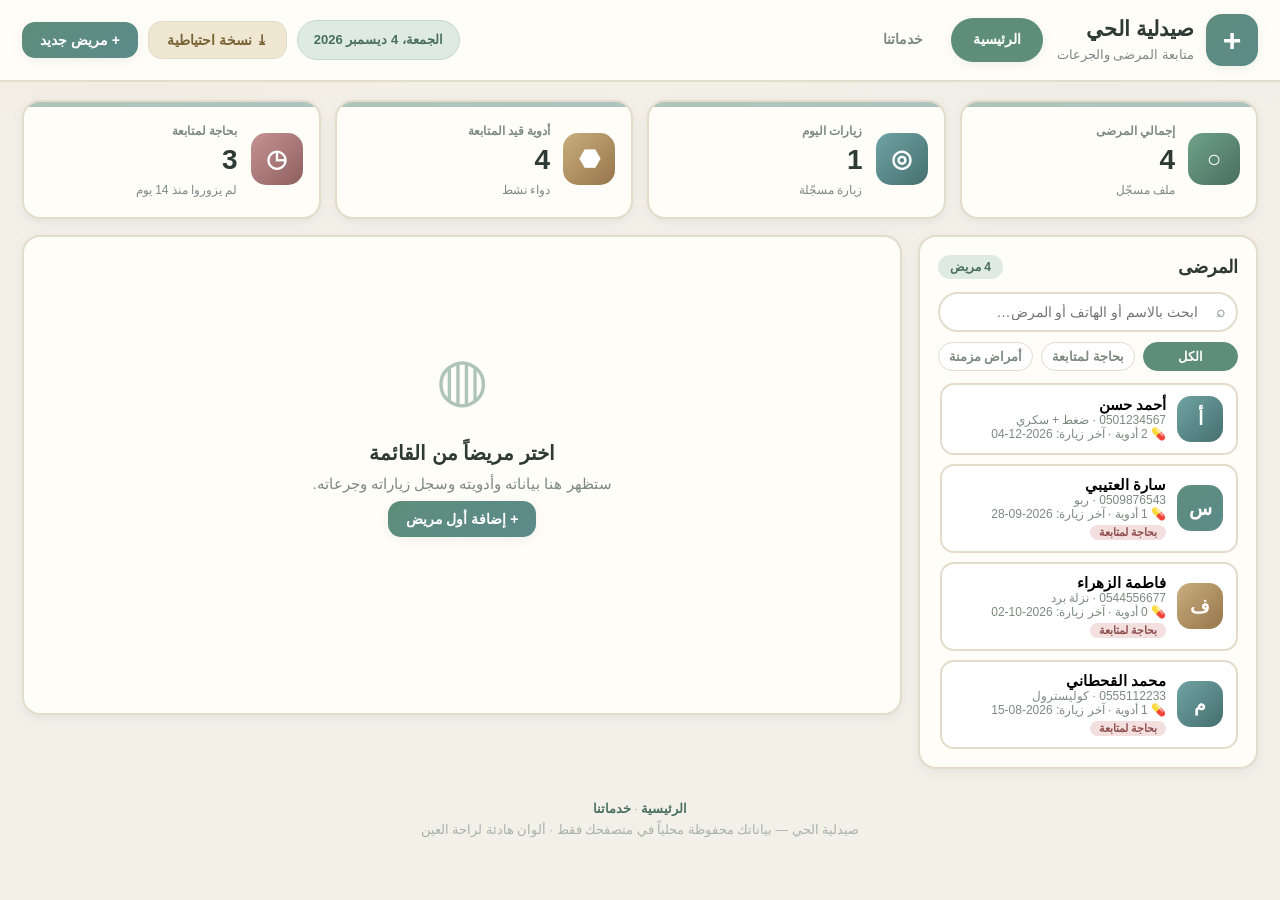
<file: index.html>
<!DOCTYPE html>
<html lang="ar" dir="rtl">
<head>
<meta charset="UTF-8">
<meta name="viewport" content="width=device-width, initial-scale=1.0">
<title>صيدلية الحي — متابعة المرضى</title>
<meta name="description" content="تطبيق بسيط لمتابعة مرضى صيدلية الحي وحالاتهم وجرعاتهم">
<link rel="manifest" href="manifest.webmanifest">
<meta name="theme-color" content="#5F8D7B">
<meta name="mobile-web-app-capable" content="yes">
<link rel="apple-touch-icon" href="icon-180.png">
<meta name="apple-mobile-web-app-capable" content="yes">
<meta name="apple-mobile-web-app-status-bar-style" content="default">
<meta name="apple-mobile-web-app-title" content="صيدلية الحي">
<link rel="stylesheet" href="styles.css">
<link rel="icon" href="data:image/svg+xml,<svg xmlns='http://www.w3.org/2000/svg' viewBox='0 0 100 100'><rect width='100' height='100' rx='24' fill='%235F8D7B'/><text x='50' y='70' font-size='52' text-anchor='middle' fill='white' font-family='Arial' font-weight='bold'>+</text></svg>">
</head>
<body>

<header class="topbar">
  <div class="brand">
    <div class="brand-mark">+</div>
    <div>
      <h1>صيدلية الحي</h1>
      <p>متابعة المرضى والجرعات</p>
    </div>
  </div>
  <nav class="nav-links">
    <a href="index.html" class="active">الرئيسية</a>
    <a href="services.html">خدماتنا</a>
  </nav>
  <div class="topbar-left">
    <span class="date-pill" id="today-label"></span>
    <button class="btn btn-soft" id="btn-export" title="نسخة احتياطية">⤓ نسخة احتياطية</button>
    <button class="btn btn-primary" id="btn-add-patient">+ مريض جديد</button>
  </div>
</header>

<section class="stats">
  <div class="stat">
    <div class="stat-ic green">○</div>
    <div><small>إجمالي المرضى</small><strong id="st-total">0</strong><span>ملف مسجّل</span></div>
  </div>
  <div class="stat">
    <div class="stat-ic teal">◎</div>
    <div><small>زيارات اليوم</small><strong id="st-today">0</strong><span>زيارة مسجّلة</span></div>
  </div>
  <div class="stat">
    <div class="stat-ic sand">⬣</div>
    <div><small>أدوية قيد المتابعة</small><strong id="st-meds">0</strong><span>دواء نشط</span></div>
  </div>
  <div class="stat">
    <div class="stat-ic rose">◷</div>
    <div><small>بحاجة لمتابعة</small><strong id="st-need">0</strong><span>لم يزوروا منذ 14 يوم</span></div>
  </div>
</section>

<main class="layout">
  <!-- قائمة المرضى -->
  <aside class="panel patients-panel">
    <div class="panel-head">
      <h2>المرضى</h2>
      <span class="count" id="patients-count"></span>
    </div>
    <div class="search-box">
      <span>⌕</span>
      <input id="search" type="search" placeholder="ابحث بالاسم أو الهاتف أو المرض…" autocomplete="off">
    </div>
    <div class="filter-row">
      <button class="chip active" data-filter="all">الكل</button>
      <button class="chip" data-filter="need">بحاجة لمتابعة</button>
      <button class="chip" data-filter="chronic">أمراض مزمنة</button>
    </div>
    <div id="patient-list" class="patient-list"></div>
  </aside>

  <!-- تفاصيل المريض -->
  <section class="panel detail-panel" id="detail">
    <div class="empty" id="empty-state">
      <div class="empty-ic">◍</div>
      <h3>اختر مريضاً من القائمة</h3>
      <p>ستظهر هنا بياناته وأدويته وسجل زياراته وجرعاته.</p>
      <button class="btn btn-primary" id="btn-add-first">+ إضافة أول مريض</button>
    </div>
    <div id="patient-detail" hidden></div>
  </section>
</main>

<footer class="foot"><a href="index.html">الرئيسية</a> · <a href="services.html">خدماتنا</a><br>صيدلية الحي — بياناتك محفوظة محلياً في متصفحك فقط · ألوان هادئة لراحة العين</footer>

<div id="modal-root"></div>
<div id="toast-root"></div>

<script src="app.js"></script>
<script src="install.js"></script>
<script>
if ("serviceWorker" in navigator) {
  window.addEventListener("load", function () {
    navigator.serviceWorker.register("sw.js").catch(function () {});
  });
}
</script>
</body>
</html>
</file>
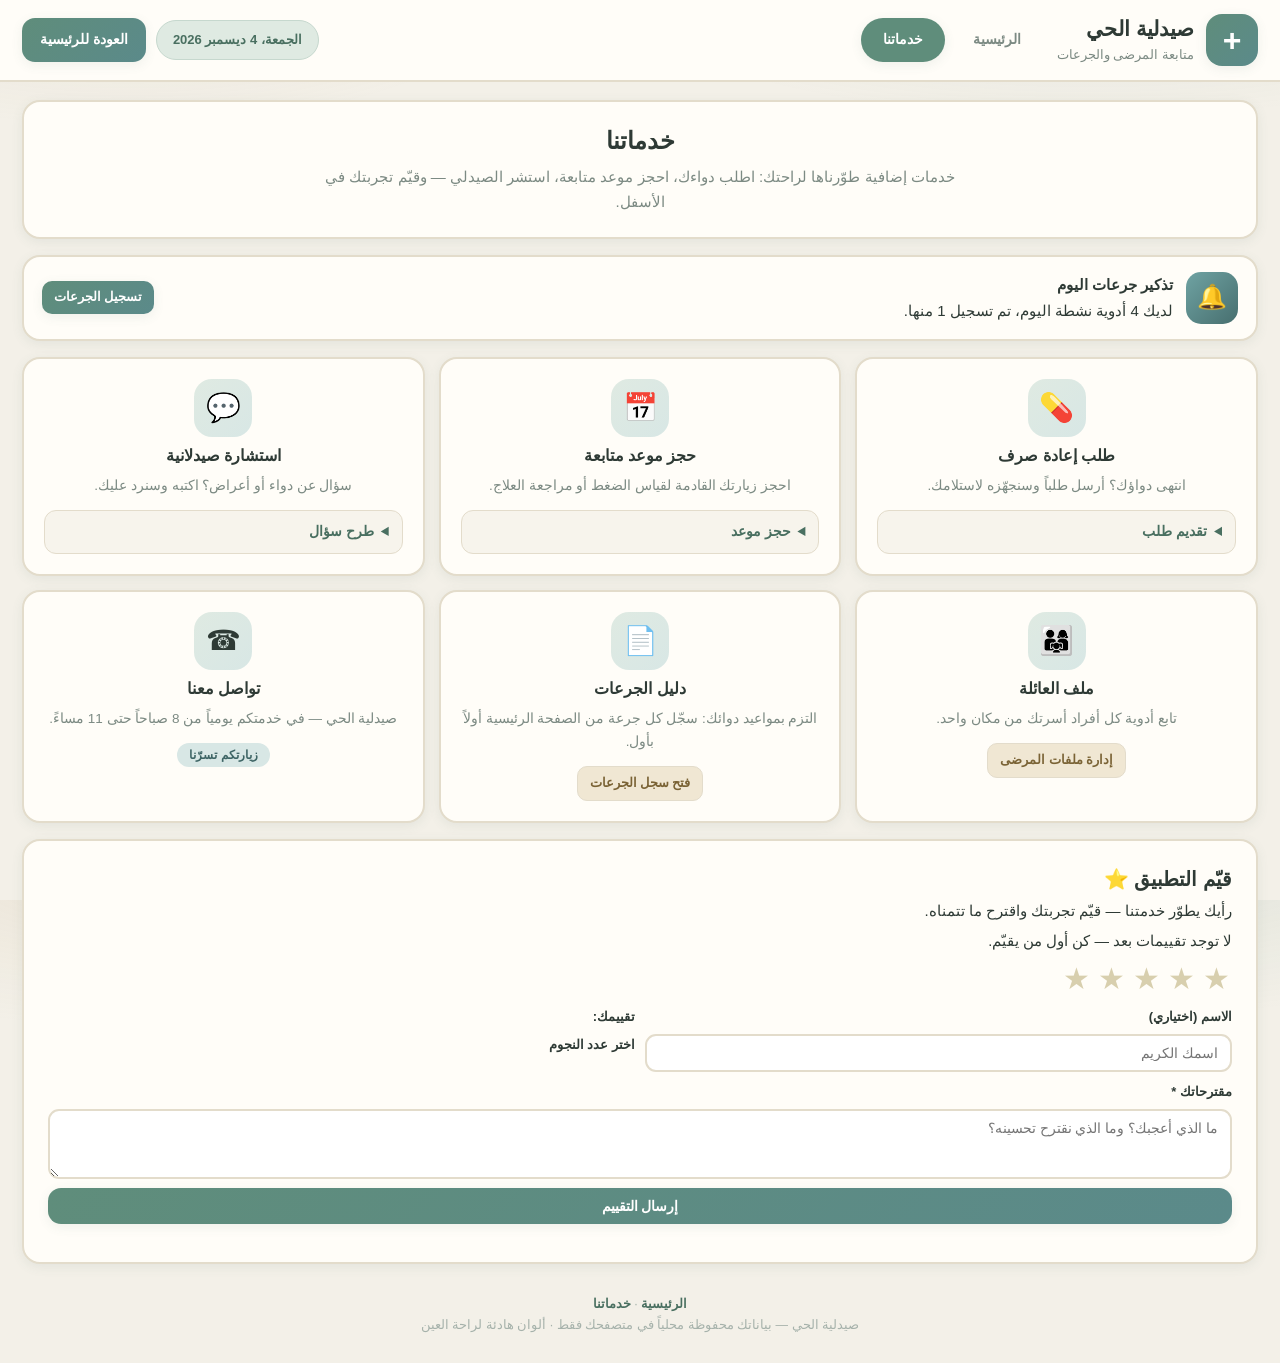
<file: services.html>
<!DOCTYPE html>
<html lang="ar" dir="rtl">
<head>
<meta charset="UTF-8">
<meta name="viewport" content="width=device-width, initial-scale=1.0">
<title>خدماتنا — صيدلية الحي</title>
<meta name="description" content="خدمات صيدلية الحي الإضافية: إعادة صرف، حجز موعد، استشارة، تقييم التطبيق">
<link rel="manifest" href="manifest.webmanifest">
<meta name="theme-color" content="#5F8D7B">
<meta name="mobile-web-app-capable" content="yes">
<link rel="apple-touch-icon" href="icon-180.png">
<meta name="apple-mobile-web-app-capable" content="yes">
<meta name="apple-mobile-web-app-status-bar-style" content="default">
<meta name="apple-mobile-web-app-title" content="صيدلية الحي">
<link rel="stylesheet" href="styles.css">
<link rel="icon" href="data:image/svg+xml,<svg xmlns='http://www.w3.org/2000/svg' viewBox='0 0 100 100'><rect width='100' height='100' rx='24' fill='%235F8D7B'/><text x='50' y='70' font-size='52' text-anchor='middle' fill='white' font-family='Arial' font-weight='bold'>+</text></svg>">
</head>
<body>

<header class="topbar">
  <div class="brand">
    <div class="brand-mark">+</div>
    <div>
      <h1>صيدلية الحي</h1>
      <p>متابعة المرضى والجرعات</p>
    </div>
  </div>
  <nav class="nav-links">
    <a href="index.html">الرئيسية</a>
    <a href="services.html" class="active">خدماتنا</a>
  </nav>
  <div class="topbar-left">
    <span class="date-pill" id="today-label"></span>
    <a class="btn btn-primary" href="index.html">العودة للرئيسية</a>
  </div>
</header>

<main class="services-wrap">

  <section class="panel hero">
    <h2>خدماتنا</h2>
    <p>خدمات إضافية طوّرناها لراحتك: اطلب دواءك، احجز موعد متابعة، استشر الصيدلي — وقيّم تجربتك في الأسفل.</p>
  </section>

  <section class="panel remind-strip" id="remind-strip">
    <div class="stat-ic teal">🔔</div>
    <div style="flex:1">
      <strong id="remind-title">تذكير جرعات اليوم</strong>
      <p class="muted" id="remind-text" style="margin:0">…</p>
    </div>
    <a class="btn btn-primary btn-sm" href="index.html">تسجيل الجرعات</a>
  </section>

  <section class="services-grid">

    <div class="panel service-card">
      <div class="service-ic">💊</div>
      <h3>طلب إعادة صرف</h3>
      <p>انتهى دواؤك؟ أرسل طلباً وسنجهّزه لاستلامك.</p>
      <details>
        <summary>تقديم طلب</summary>
        <form class="inline-form" id="form-refill">
          <label>رقم الهاتف *<input name="phone" placeholder="05xxxxxxxx" required></label>
          <label>اسم الدواء *<input name="med" placeholder="مثال: أملوديبين 5 ملغ" required></label>
          <label>ملاحظات<input name="notes" placeholder="اختياري"></label>
          <button class="btn btn-primary btn-sm" type="submit">إرسال الطلب</button>
        </form>
      </details>
    </div>

    <div class="panel service-card">
      <div class="service-ic">📅</div>
      <h3>حجز موعد متابعة</h3>
      <p>احجز زيارتك القادمة لقياس الضغط أو مراجعة العلاج.</p>
      <details>
        <summary>حجز موعد</summary>
        <form class="inline-form" id="form-appoint">
          <label>الاسم *<input name="name" placeholder="الاسم الكامل" required></label>
          <label>رقم الهاتف *<input name="phone" placeholder="05xxxxxxxx" required></label>
          <label>التاريخ المفضل *<input name="date" type="date" required></label>
          <button class="btn btn-primary btn-sm" type="submit">تأكيد الحجز</button>
        </form>
      </details>
    </div>

    <div class="panel service-card">
      <div class="service-ic">💬</div>
      <h3>استشارة صيدلانية</h3>
      <p>سؤال عن دواء أو أعراض؟ اكتبه وسنرد عليك.</p>
      <details>
        <summary>طرح سؤال</summary>
        <form class="inline-form" id="form-consult">
          <label>الاسم<input name="name" placeholder="اختياري"></label>
          <label>سؤالك *<textarea name="question" placeholder="اكتب استشارتك هنا…" required></textarea></label>
          <button class="btn btn-primary btn-sm" type="submit">إرسال الاستشارة</button>
        </form>
      </details>
    </div>

    <div class="panel service-card">
      <div class="service-ic">👨‍👩‍👧</div>
      <h3>ملف العائلة</h3>
      <p>تابع أدوية كل أفراد أسرتك من مكان واحد.</p>
      <a class="btn btn-soft btn-sm" href="index.html">إدارة ملفات المرضى</a>
    </div>

    <div class="panel service-card">
      <div class="service-ic">📄</div>
      <h3>دليل الجرعات</h3>
      <p>التزم بمواعيد دوائك: سجّل كل جرعة من الصفحة الرئيسية أولاً بأول.</p>
      <a class="btn btn-soft btn-sm" href="index.html">فتح سجل الجرعات</a>
    </div>

    <div class="panel service-card">
      <div class="service-ic">☎</div>
      <h3>تواصل معنا</h3>
      <p>صيدلية الحي — في خدمتكم يومياً من 8 صباحاً حتى 11 مساءً.</p>
      <span class="dose-pill">زيارتكم تسرّنا</span>
    </div>

  </section>

  <section class="panel feedback">
    <h2>قيّم التطبيق ⭐</h2>
    <p class="muted">رأيك يطوّر خدمتنا — قيّم تجربتك واقترح ما تتمناه.</p>
    <div class="fb-summary" id="fb-summary"></div>
    <div class="stars" id="stars" role="radiogroup" aria-label="التقييم بالنجوم">
      <button type="button" data-v="1">★</button>
      <button type="button" data-v="2">★</button>
      <button type="button" data-v="3">★</button>
      <button type="button" data-v="4">★</button>
      <button type="button" data-v="5">★</button>
    </div>
    <form class="inline-form" id="form-feedback">
      <div class="grid2">
        <label>الاسم (اختياري)<input name="name" placeholder="اسمك الكريم"></label>
        <label>تقييمك: <strong id="rating-label">اختر عدد النجوم</strong></label>
      </div>
      <label>مقترحاتك *<textarea name="text" placeholder="ما الذي أعجبك؟ وما الذي نقترح تحسينه؟" required></textarea></label>
      <button class="btn btn-primary" type="submit">إرسال التقييم</button>
    </form>
    <div id="fb-list" class="fb-list"></div>
  </section>

</main>

<footer class="foot"><a href="index.html">الرئيسية</a> · <a href="services.html">خدماتنا</a><br>صيدلية الحي — بياناتك محفوظة محلياً في متصفحك فقط · ألوان هادئة لراحة العين</footer>

<div id="toast-root"></div>
<script src="services.js"></script>
<script src="install.js"></script>
<script>
if ("serviceWorker" in navigator) {
  window.addEventListener("load", function () {
    navigator.serviceWorker.register("sw.js").catch(function () {});
  });
}
</script>
</body>
</html>
</file>
<file: styles.css>
/* صيدلية الحي — ثيم هادئ: بيج دافئ + أخضر مريمي + تيل ناعم */
:root{
  --bg:#F3F0E8;
  --bg2:#EAE4D6;
  --card:#FFFDF8;
  --line:#E3DCCB;
  --ink:#2E3A35;
  --muted:#7C8A83;
  --faint:#A6B2AB;
  --green:#5F8D7B;
  --green-dark:#496F60;
  --green-soft:#DFEAE2;
  --teal:#5B8A8A;
  --teal-soft:#D8E7E5;
  --sand:#B99B6B;
  --sand-soft:#F0E7D3;
  --rose:#B97B7B;
  --rose-soft:#F3E0DE;
  --radius:18px;
  --radius-sm:12px;
  --shadow:0 10px 30px rgba(73,111,96,.10), 0 2px 6px rgba(73,111,96,.07);
  --shadow-sm:0 3px 12px rgba(73,111,96,.09);
  --font:"Segoe UI",Tahoma,Arial,sans-serif;
}
*{box-sizing:border-box}
html,body{height:100%}
body{
  margin:0;font-family:var(--font);color:var(--ink);font-size:15px;line-height:1.7;
  background:
    radial-gradient(900px 300px at 85% -60px, rgba(95,141,123,.14), transparent 60%),
    radial-gradient(700px 280px at 10% -40px, rgba(185,155,107,.14), transparent 60%),
    var(--bg);
}
h1,h2,h3,h4{margin:0;line-height:1.4}
p{margin:.3em 0}
button{font-family:inherit}

/* الشريط العلوي */
.topbar{
  display:flex;align-items:center;gap:14px;flex-wrap:wrap;
  padding:14px 22px;background:var(--card);border-bottom:2px solid var(--line);
  position:sticky;top:0;z-index:20;
}
.brand{display:flex;gap:12px;align-items:center}
.brand-mark{
  width:52px;height:52px;border-radius:16px;flex:none;
  background:linear-gradient(135deg,var(--green),var(--teal));
  color:#fff;font-size:32px;font-weight:900;
  display:flex;align-items:center;justify-content:center;
  box-shadow:var(--shadow-sm);
}
.brand h1{font-size:21px;font-weight:900}
.brand p{margin:0;color:var(--muted);font-size:13px}
.topbar-left{margin-inline-start:auto;display:flex;gap:10px;align-items:center;flex-wrap:wrap}
.date-pill{
  background:var(--green-soft);color:var(--green-dark);
  font-weight:800;font-size:13px;border-radius:24px;padding:8px 16px;
  border:1.5px solid #C6D8CE;
}

/* الأزرار */
.btn{
  border:none;border-radius:13px;padding:10px 18px;font-weight:800;font-size:14px;
  cursor:pointer;display:inline-flex;align-items:center;gap:7px;justify-content:center;
  transition:filter .15s, transform .07s;text-decoration:none;
}
.btn:active{transform:translateY(1px)}
.btn-primary{background:linear-gradient(135deg,var(--green),var(--teal));color:#fff;box-shadow:var(--shadow-sm)}
.btn-primary:hover{filter:brightness(1.07)}
.btn-soft{background:var(--sand-soft);color:#7A6335;border:1.5px solid var(--line)}
.btn-soft:hover{border-color:var(--sand)}
.btn-ghost{background:#fff;border:2px solid var(--line);color:var(--ink)}
.btn-ghost:hover{border-color:var(--teal)}
.btn-danger{background:var(--rose-soft);color:#8F4F4F;border:1.5px solid #E3C4C1}
.btn-danger:hover{background:#EFD3D1}
.btn-sm{padding:6px 12px;font-size:12.5px;border-radius:10px}

/* الإحصائيات */
.stats{
  display:grid;grid-template-columns:repeat(4,1fr);gap:14px;
  padding:18px 22px 0;max-width:1280px;margin:0 auto;
}
.stat{
  background:var(--card);border:2px solid var(--line);border-radius:var(--radius);
  padding:15px 16px;box-shadow:var(--shadow-sm);display:flex;gap:13px;align-items:center;
  position:relative;overflow:hidden;
}
.stat::after{content:"";position:absolute;top:0;right:0;left:0;height:5px;background:linear-gradient(90deg,var(--green),var(--teal));opacity:.5}
.stat small{color:var(--muted);font-weight:800;font-size:11.5px}
.stat strong{font-size:28px;display:block;line-height:1.2}
.stat span{font-size:12px;color:var(--muted)}
.stat-ic{width:52px;height:52px;border-radius:15px;flex:none;font-size:24px;font-weight:900;color:#fff;display:flex;align-items:center;justify-content:center}
.stat-ic.green{background:linear-gradient(135deg,#6FA287,#496F60)}
.stat-ic.teal{background:linear-gradient(135deg,#6FA3A3,#476F6F)}
.stat-ic.sand{background:linear-gradient(135deg,#C9AE7E,#96754A)}
.stat-ic.rose{background:linear-gradient(135deg,#C49393,#8F5F5F)}

/* التخطيط */
.layout{
  display:grid;grid-template-columns:340px 1fr;gap:16px;
  padding:16px 22px 30px;max-width:1280px;margin:0 auto;align-items:start;
}
.panel{background:var(--card);border:2px solid var(--line);border-radius:var(--radius);box-shadow:var(--shadow-sm)}
.patients-panel{padding:18px;position:sticky;top:96px;max-height:calc(100vh - 130px);display:flex;flex-direction:column}
.detail-panel{padding:22px;min-height:480px}
.panel-head{display:flex;align-items:center;gap:10px;margin-bottom:12px}
.panel-head h2{font-size:18px;font-weight:900;flex:1}
.count{background:var(--green-soft);color:var(--green-dark);font-weight:900;font-size:12px;border-radius:16px;padding:2px 12px}
.search-box{position:relative;margin-bottom:10px}
.search-box span{position:absolute;right:13px;top:50%;transform:translateY(-50%);color:var(--faint);font-weight:900}
.search-box input{
  width:100%;padding:10px 38px 10px 12px;border:2px solid var(--line);border-radius:26px;
  background:#fff;font-family:inherit;font-size:14px;color:var(--ink);outline:none;
}
.search-box input:focus{border-color:var(--green)}
.filter-row{display:flex;gap:8px;margin-bottom:12px}
.chip{
  flex:1;border:1.5px solid var(--line);background:#fff;border-radius:20px;padding:6px 4px;
  font-size:12.5px;font-weight:800;color:var(--muted);cursor:pointer;
}
.chip.active{background:var(--green);border-color:var(--green);color:#fff}

.patient-list{display:flex;flex-direction:column;gap:9px;overflow:auto;padding-inline-end:2px}
.p-card{
  border:2px solid var(--line);border-radius:14px;padding:11px 13px;background:#fff;
  cursor:pointer;text-align:right;width:100%;transition:border .15s, box-shadow .15s;
  display:flex;gap:11px;align-items:center;
}
.p-card:hover{border-color:var(--green);box-shadow:var(--shadow-sm)}
.p-card.selected{border-color:var(--green);background:#F2F7F4;box-shadow:var(--shadow-sm)}
.avatar{
  width:46px;height:46px;border-radius:14px;flex:none;color:#fff;font-weight:900;font-size:19px;
  display:flex;align-items:center;justify-content:center;
  background:linear-gradient(135deg,var(--green),var(--teal));
}
.p-card:nth-child(3n) .avatar{background:linear-gradient(135deg,#C9AE7E,#96754A)}
.p-card:nth-child(3n+1) .avatar{background:linear-gradient(135deg,#6FA3A3,#476F6F)}
.p-card strong{font-size:14.5px;display:block}
.p-card small{color:var(--muted);font-size:12px;display:block}
.need-dot{background:var(--rose-soft);color:#8F4F4F;font-size:11px;font-weight:900;border-radius:12px;padding:1px 9px;margin-top:4px;display:inline-block}

/* التفاصيل */
.empty{text-align:center;padding:70px 20px;color:var(--muted)}
.empty-ic{font-size:60px;color:var(--green);opacity:.5;margin-bottom:8px}
.empty h3{color:var(--ink);font-size:20px}
.p-head{display:flex;gap:14px;align-items:center;flex-wrap:wrap;margin-bottom:16px}
.p-head .avatar{width:62px;height:62px;font-size:26px;border-radius:18px}
.p-head h2{font-size:22px;font-weight:900}
.p-head .sub{color:var(--muted);font-size:13px}
.p-head .actions{margin-inline-start:auto;display:flex;gap:8px;flex-wrap:wrap}
.info-grid{display:grid;grid-template-columns:repeat(4,1fr);gap:10px;margin-bottom:16px}
.info{background:#F7F4EC;border:1.5px solid var(--line);border-radius:13px;padding:9px 13px}
.info small{display:block;color:var(--green-dark);font-size:11px;font-weight:900}
.info strong{font-size:13.5px}
.section{border-top:2px dashed var(--line);padding-top:14px;margin-top:14px}
.section-head{display:flex;align-items:center;gap:10px;margin-bottom:10px;flex-wrap:wrap}
.section-head h3{font-size:16px;font-weight:900;flex:1}
.med{
  border:2px solid var(--line);border-radius:14px;padding:12px 14px;margin-bottom:10px;background:#fff;
}
.med-top{display:flex;gap:10px;align-items:center;flex-wrap:wrap}
.med-top strong{font-size:15px}
.dose-pill{background:var(--teal-soft);color:#3E6565;font-weight:900;font-size:12px;border-radius:14px;padding:2px 12px}
.status-pill{font-size:11.5px;font-weight:900;border-radius:14px;padding:2px 12px}
.status-pill.on{background:var(--green-soft);color:var(--green-dark)}
.status-pill.off{background:#EEE;color:var(--muted)}
.med small{color:var(--muted)}
.med-actions{display:flex;gap:7px;margin-top:9px;flex-wrap:wrap}
.progress{height:8px;background:#EEE9DA;border-radius:8px;overflow:hidden;margin-top:8px}
.progress i{display:block;height:100%;background:linear-gradient(90deg,var(--green),var(--teal));border-radius:8px;transition:width .3s}
.visit{
  border:2px solid var(--line);border-inline-start:6px solid var(--green);
  border-radius:13px;padding:10px 14px;margin-bottom:9px;background:#fff;
}
.visit.bad{border-inline-start-color:var(--rose)}
.visit.mid{border-inline-start-color:var(--sand)}
.visit-top{display:flex;gap:9px;align-items:center;flex-wrap:wrap}
.visit-top strong{font-size:14px}
.visit-date{background:#F1EDE1;border-radius:12px;padding:1px 11px;font-size:12px;font-weight:800;color:#6B6046}
.tag{font-size:11.5px;font-weight:900;border-radius:12px;padding:2px 11px}
.tag.good{background:var(--green-soft);color:var(--green-dark)}
.tag.mid{background:var(--sand-soft);color:#7A6335}
.tag.bad{background:var(--rose-soft);color:#8F4F4F}
.visit p{font-size:13.5px;color:#4A5751;margin:6px 0 0}
.no-data{text-align:center;color:var(--faint);padding:18px;border:2px dashed var(--line);border-radius:13px;font-size:13.5px}

/* النوافذ */
#modal-root:empty{display:none}
.modal-back{
  position:fixed;inset:0;background:rgba(46,58,53,.45);z-index:100;
  display:flex;align-items:flex-start;justify-content:center;padding:26px 14px;overflow:auto;
  backdrop-filter:blur(3px);
}
.modal{
  background:var(--card);border:2px solid var(--line);border-radius:20px;
  width:100%;max-width:560px;padding:24px;box-shadow:var(--shadow);
  border-top:7px solid var(--green);
  animation:pop .18s ease;
}
.modal.lg{max-width:680px}
@keyframes pop{from{transform:translateY(12px);opacity:0}to{transform:none;opacity:1}}
.modal h3{font-size:19px;font-weight:900}
.modal .sub{color:var(--muted);font-size:13px;margin-bottom:14px}
.modal label{display:flex;flex-direction:column;gap:6px;font-weight:800;font-size:13px;margin-bottom:10px}
.modal input,.modal select,.modal textarea{
  font-family:inherit;font-size:14px;color:var(--ink);background:#fff;
  border:2px solid var(--line);border-radius:11px;padding:9px 12px;width:100%;outline:none;
}
.modal input:focus,.modal select:focus,.modal textarea:focus{border-color:var(--green)}
.modal textarea{min-height:70px;resize:vertical}
.grid2{display:grid;grid-template-columns:1fr 1fr;gap:10px}
.modal-foot{display:flex;gap:10px;justify-content:flex-start;margin-top:16px;flex-wrap:wrap}
.field-err{color:#A05050;font-size:12px;font-weight:700}

/* التنبيهات */
#toast-root{position:fixed;bottom:18px;right:18px;display:flex;flex-direction:column;gap:9px;z-index:200}
.toast{
  background:var(--card);border:2px solid var(--line);border-inline-start:7px solid var(--green);
  border-radius:13px;padding:11px 16px;box-shadow:var(--shadow);font-size:14px;font-weight:700;
  animation:pop .2s ease;max-width:min(360px,90vw);
}
.toast.err{border-inline-start-color:var(--rose)}
.toast.warn{border-inline-start-color:var(--sand)}

.foot{text-align:center;color:var(--faint);font-size:12.5px;padding:0 20px 26px}
.foot a{color:var(--green-dark);font-weight:800;text-decoration:none}
.foot a:hover{text-decoration:underline}

/* ---------- روابط التنقل العلوية ---------- */
.nav-links{display:flex;gap:6px;align-items:center}
.nav-links a{
  padding:8px 20px;border-radius:22px;font-weight:800;font-size:14px;
  color:var(--muted);text-decoration:none;border:2px solid transparent;
}
.nav-links a:hover{border-color:var(--line);color:var(--ink)}
.nav-links a.active{background:var(--green);color:#fff;box-shadow:var(--shadow-sm)}

/* ---------- صفحة خدماتنا ---------- */
.services-wrap{max-width:1280px;margin:0 auto;padding:18px 22px 30px;display:flex;flex-direction:column;gap:16px}
.hero{padding:22px;text-align:center;margin:0}
.hero h2{font-size:24px;font-weight:900}
.hero p{color:var(--muted);max-width:640px;margin:6px auto 0}
.remind-strip{display:flex;gap:13px;align-items:center;padding:15px 18px;margin:0;flex-wrap:wrap}
.services-grid{display:grid;grid-template-columns:repeat(3,1fr);gap:14px}
.service-card{padding:20px;margin:0;text-align:center;display:flex;flex-direction:column;gap:8px;align-items:center}
.service-card h3{font-size:16px;font-weight:900}
.service-card p{color:var(--muted);font-size:13.5px;margin:0 0 4px}
.service-ic{
  width:58px;height:58px;border-radius:18px;font-size:28px;
  background:linear-gradient(135deg,var(--green-soft),var(--teal-soft));
  display:flex;align-items:center;justify-content:center;
}
.service-card details{width:100%;background:#F7F4EC;border:1.5px solid var(--line);border-radius:12px;padding:9px 13px;text-align:right}
.service-card summary{cursor:pointer;font-weight:900;color:var(--green-dark);font-size:14px}
.inline-form{display:flex;flex-direction:column;gap:9px;margin-top:10px}
.inline-form label{display:flex;flex-direction:column;gap:6px;font-weight:800;font-size:13px;text-align:right}
.inline-form input,.inline-form select,.inline-form textarea{
  font-family:inherit;font-size:14px;color:var(--ink);background:#fff;
  border:2px solid var(--line);border-radius:11px;padding:9px 12px;width:100%;outline:none;
}
.inline-form input:focus,.inline-form select:focus,.inline-form textarea:focus{border-color:var(--green)}
.inline-form textarea{min-height:70px;resize:vertical}
.feedback{padding:24px;margin:0}
.feedback h2{font-size:20px;font-weight:900}
.fb-summary{margin:6px 0 10px;font-size:14.5px}
.stars{display:flex;gap:4px;margin-bottom:12px}
.stars button{font-size:30px;background:none;border:none;cursor:pointer;color:#D8CFAE;padding:0 2px;line-height:1}
.stars button.lit{color:#D9A441}
.fb-list{display:flex;flex-direction:column;gap:9px;margin-top:14px}
.fb-item{border:2px solid var(--line);border-radius:13px;padding:10px 14px;background:#fff}
.fb-top{display:flex;gap:9px;align-items:center;flex-wrap:wrap}
.fb-top strong{flex:1}
.fb-item p{font-size:13.5px;color:#4A5751;margin:6px 0 0}
.mini-btn{border:2px solid var(--line);background:var(--card);border-radius:9px;padding:6px 11px;font-size:12.5px;font-weight:800;cursor:pointer;color:var(--ink)}
.mini-btn:hover{border-color:var(--teal)}
.mini-btn.danger{color:#8F4F4F}
.mini-btn.danger:hover{border-color:var(--rose)}

/* ---------- نافذة التثبيت ---------- */
#install-pop{position:fixed;bottom:16px;right:16px;left:16px;z-index:150;display:flex;justify-content:center;opacity:0;transform:translateY(16px);transition:opacity .3s,transform .3s;pointer-events:none}
#install-pop.show{opacity:1;transform:none;pointer-events:auto}
.install-card{background:var(--card);border:2px solid var(--green);border-radius:16px;box-shadow:var(--shadow);padding:13px 16px;display:flex;gap:12px;align-items:center;max-width:580px;width:100%;flex-wrap:wrap}
.install-card strong{font-size:14.5px}
.install-card p{margin:2px 0 0;font-size:12.5px;color:var(--muted)}
.install-ic{font-size:30px}
@media(min-width:640px){#install-pop{left:auto}}

/* استجابة */
@media(max-width:960px){
  .layout{grid-template-columns:1fr}
  .patients-panel{position:static;max-height:none}
  .stats{grid-template-columns:1fr 1fr}
  .info-grid{grid-template-columns:1fr 1fr}
  .services-grid{grid-template-columns:1fr}
  .services-wrap{padding:12px 12px 24px}
}
@media(max-width:560px){
  .stats{grid-template-columns:1fr 1fr;padding:12px 12px 0}
  .layout{padding:12px 12px 24px}
  .grid2{grid-template-columns:1fr}
  .stat strong{font-size:22px}
  .topbar{padding:10px 12px}
}
</file>
